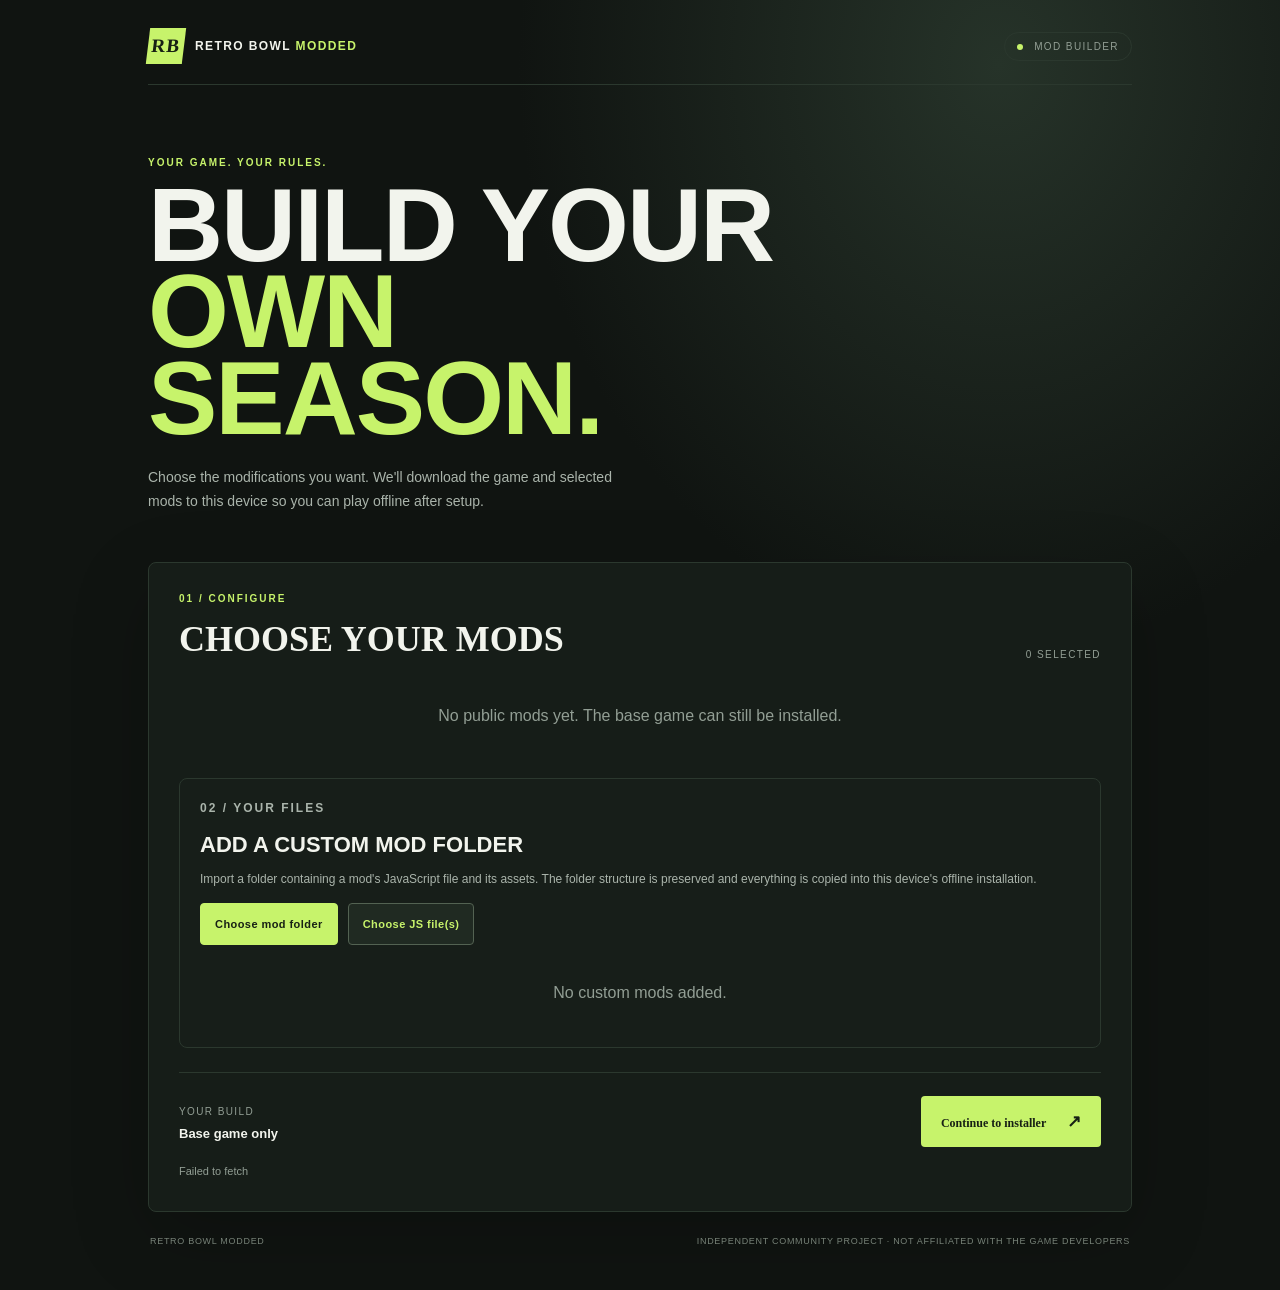
<file: index.html>
<!doctype html>
<html lang="en" class="rb-checking">
<head>
  <meta charset="utf-8">
  <meta name="viewport" content="width=device-width,initial-scale=1,viewport-fit=cover">
  <meta name="theme-color" content="#101411">
  <meta name="description" content="Build a personal offline Retro Bowl College mod installation.">
  <link rel="manifest" href="./manifest.webmanifest">
  <link rel="stylesheet" href="./styles.css">
  <title>Retro Bowl Modded</title>
  <style>
    html.rb-checking body{visibility:hidden}
    .custom-upload{margin-top:28px;padding:20px;background:#171e19;border:1px solid #2b382e;border-radius:8px}
    .custom-upload h3{margin:0 0 8px;font:700 22px 'Barlow Condensed',sans-serif;text-transform:uppercase}
    .custom-upload p{color:#aab4ab;font-size:12px;line-height:1.6}
    .upload-actions{display:flex;flex-wrap:wrap;gap:10px;margin:14px 0}
    .upload-button{display:inline-flex;align-items:center;justify-content:center;min-height:42px;padding:10px 14px;border:1px solid #536252;border-radius:4px;background:#202a22;color:#c7f36b;font-size:11px;font-weight:800;letter-spacing:.04em;cursor:pointer}
    .upload-button.primary{background:#c7f36b;color:#172014;border-color:#c7f36b}
    .custom-mod-list{display:grid;gap:8px;margin-top:14px}
    .custom-mod-item{display:flex;align-items:center;justify-content:space-between;gap:12px;padding:10px 12px;background:#202a22;border-radius:4px;color:#e5ebe4;font-size:12px}
    .custom-mod-item small{display:block;color:#9eaa9f;margin-top:3px}
    .custom-mod-item button{border:1px solid #536252;background:transparent;color:#ffb18e;padding:7px 9px;border-radius:3px;font-size:10px;font-weight:800}
    .hidden-file{display:none}
  </style>
  <script>
  (function(){
    function showBuilder(){document.documentElement.classList.remove("rb-checking");}
    if(new URLSearchParams(location.search).get("menu")==="1"){showBuilder();return;}
    if(!("caches" in window)){showBuilder();return;}
    const markerURL=new URL("./play/installed.json",location.href).href;
    caches.match(markerURL).then(function(marker){
      if(marker){location.replace(new URL("./play/",location.href).href);return;}
      showBuilder();
    }).catch(showBuilder);
  })();
  </script>
</head>
<body>
  <main class="shell">
    <header class="topbar"><a class="brand" href="./"><span class="brand-mark">RB</span><span>RETRO BOWL <b>MODDED</b></span></a><span class="pill"><i></i> MOD BUILDER</span></header>
    <section class="hero"><p class="eyebrow">YOUR GAME. YOUR RULES.</p><h1>Build your<br><em>own season.</em></h1><p class="intro">Choose the modifications you want. We'll download the game and selected mods to this device so you can play offline after setup.</p></section>
    <section class="builder">
      <div class="section-head"><div><p class="eyebrow">01 / CONFIGURE</p><h2>Choose your mods</h2></div><span id="count" class="count">0 SELECTED</span></div>
      <div id="mod-list" class="mod-list"><div class="loading">Loading public mods…</div></div>
      <section class="custom-upload">
        <p class="eyebrow">02 / YOUR FILES</p>
        <h3>Add a custom mod folder</h3>
        <p>Import a folder containing a mod's JavaScript file and its assets. The folder structure is preserved and everything is copied into this device's offline installation.</p>
        <div class="upload-actions">
          <label class="upload-button primary" for="custom-mod-folder">Choose mod folder</label>
          <label class="upload-button" for="custom-mod-files">Choose JS file(s)</label>
        </div>
        <input class="hidden-file" id="custom-mod-folder" type="file" webkitdirectory directory multiple>
        <input class="hidden-file" id="custom-mod-files" type="file" accept=".js,application/javascript" multiple>
        <div id="custom-mod-list" class="custom-mod-list"><span class="loading">No custom mods added.</span></div>
      </section>
      <div class="summary"><div><span class="summary-label">YOUR BUILD</span><strong id="summary">Base game only</strong></div><button id="build" class="build-button">Continue to installer <span>↗</span></button></div>
      <p id="status" class="status" role="status">Public mods are discovered automatically. Custom folders and their assets are stored locally and included in your offline installation.</p>
      <a id="launch-installed" class="build-button" href="./play/" hidden style="margin-top:14px;text-decoration:none">Launch installed game ↗</a>
    </section>
    <footer><span>RETRO BOWL MODDED</span><span>Independent community project · Not affiliated with the game developers</span></footer>
  </main>
  <script src="./app.js"></script>
</body>
</html>
</file>
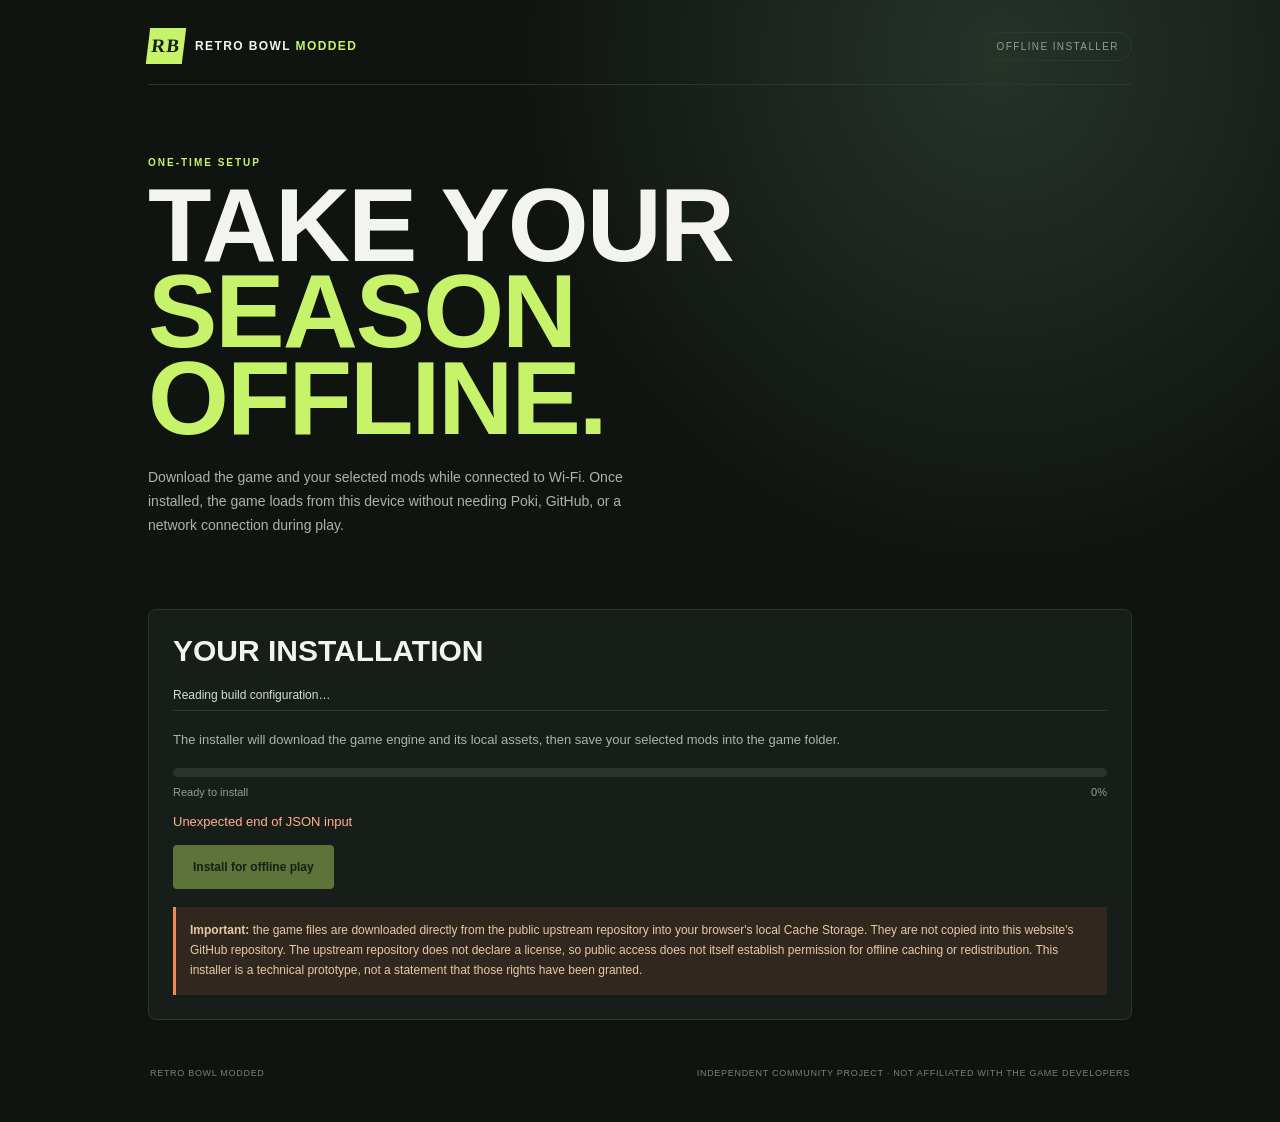
<file: install/index.html>
<!doctype html>
<html lang="en"><head><meta charset="utf-8"><meta name="viewport" content="width=device-width,initial-scale=1"><meta http-equiv="refresh" content="0;url=../install.html"><title>Redirecting — Retro Bowl Modded</title></head>
<body><p>Opening your build summary… <a href="../install.html">Continue</a></p><script>location.replace("../install.html"+location.search+location.hash);</script></body></html>
</file>
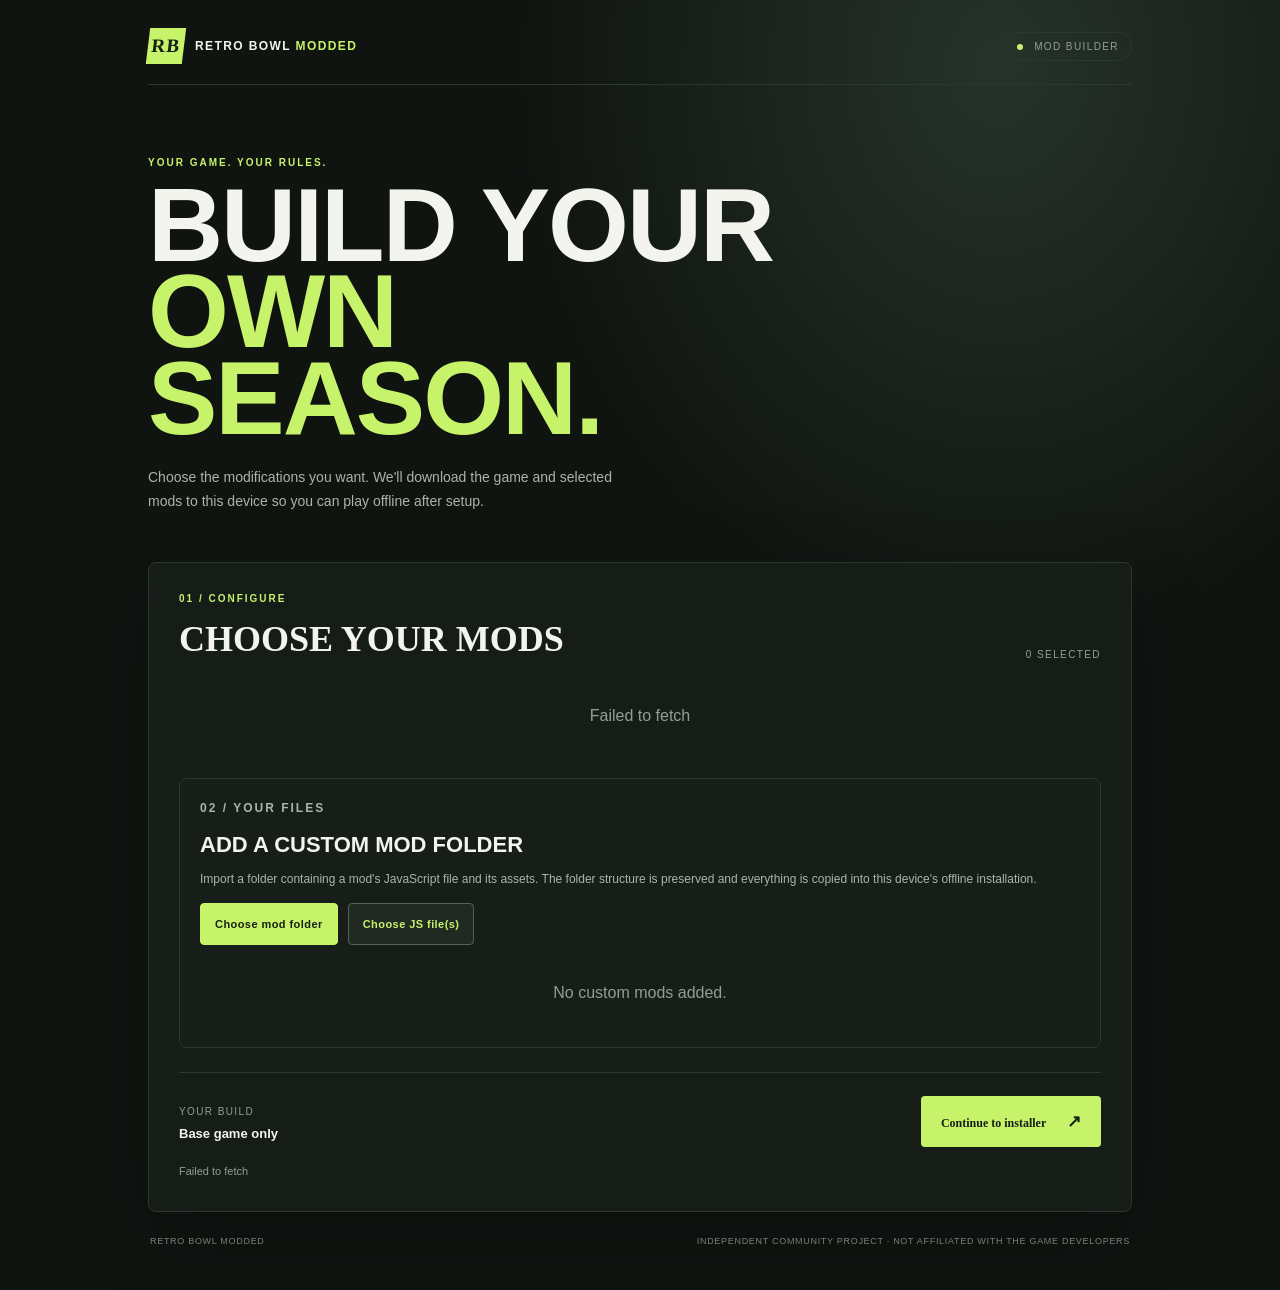
<file: builder.html>
<!doctype html>
<html lang="en">
<head>
  <meta charset="utf-8">
  <meta name="viewport" content="width=device-width,initial-scale=1,viewport-fit=cover">
  <meta name="theme-color" content="#101411">
  <meta name="description" content="Build a personal offline Retro Bowl College mod installation.">
  <link rel="manifest" href="./manifest.webmanifest">
  <link rel="stylesheet" href="./styles.css">
  <title>Retro Bowl Modded</title>
  <style>
    .custom-upload{margin-top:28px;padding:20px;background:#171e19;border:1px solid #2b382e;border-radius:8px}
    .custom-upload h3{margin:0 0 8px;font:700 22px 'Barlow Condensed',sans-serif;text-transform:uppercase}
    .custom-upload p{color:#aab4ab;font-size:12px;line-height:1.6}
    .upload-actions{display:flex;flex-wrap:wrap;gap:10px;margin:14px 0}
    .upload-button{display:inline-flex;align-items:center;justify-content:center;min-height:42px;padding:10px 14px;border:1px solid #536252;border-radius:4px;background:#202a22;color:#c7f36b;font-size:11px;font-weight:800;letter-spacing:.04em;cursor:pointer}
    .upload-button.primary{background:#c7f36b;color:#172014;border-color:#c7f36b}
    .custom-mod-list{display:grid;gap:8px;margin-top:14px}
    .custom-mod-item{display:flex;align-items:center;justify-content:space-between;gap:12px;padding:10px 12px;background:#202a22;border-radius:4px;color:#e5ebe4;font-size:12px}
    .custom-mod-item small{display:block;color:#9eaa9f;margin-top:3px}
    .custom-mod-item button{border:1px solid #536252;background:transparent;color:#ffb18e;padding:7px 9px;border-radius:3px;font-size:10px;font-weight:800}
    .hidden-file{display:none}
  </style>
</head>
<body>
  <main class="shell">
    <header class="topbar"><a class="brand" href="./"><span class="brand-mark">RB</span><span>RETRO BOWL <b>MODDED</b></span></a><span class="pill"><i></i> MOD BUILDER</span></header>
    <section class="hero"><p class="eyebrow">YOUR GAME. YOUR RULES.</p><h1>Build your<br><em>own season.</em></h1><p class="intro">Choose the modifications you want. We'll download the game and selected mods to this device so you can play offline after setup.</p></section>
    <section class="builder">
      <div class="section-head"><div><p class="eyebrow">01 / CONFIGURE</p><h2>Choose your mods</h2></div><span id="count" class="count">0 SELECTED</span></div>
      <div id="mod-list" class="mod-list"><div class="loading">Loading public mods…</div></div>
      <section class="custom-upload">
        <p class="eyebrow">02 / YOUR FILES</p>
        <h3>Add a custom mod folder</h3>
        <p>Import a folder containing a mod's JavaScript file and its assets. The folder structure is preserved and everything is copied into this device's offline installation.</p>
        <div class="upload-actions">
          <label class="upload-button primary" for="custom-mod-folder">Choose mod folder</label>
          <label class="upload-button" for="custom-mod-files">Choose JS file(s)</label>
        </div>
        <input class="hidden-file" id="custom-mod-folder" type="file" webkitdirectory directory multiple>
        <input class="hidden-file" id="custom-mod-files" type="file" accept=".js,application/javascript,text/javascript" multiple>
        <div id="custom-mod-list" class="custom-mod-list"><span class="loading">No custom mods added.</span></div>
      </section>
      <div class="summary"><div><span class="summary-label">YOUR BUILD</span><strong id="summary">Base game only</strong></div><button id="build" class="build-button">Continue to installer <span>↗</span></button></div>
      <p id="status" class="status" role="status">Public mods are discovered automatically. Custom folders and their assets are stored locally and included in your offline installation.</p>
      <a id="launch-installed" class="build-button" href="./play/" hidden style="margin-top:14px;text-decoration:none">Launch installed game ↗</a>
    </section>
    <footer><span>RETRO BOWL MODDED</span><span>Independent community project · Not affiliated with the game developers</span></footer>
  </main>
  <script src="./app.js"></script>
</body>
</html>
</file>
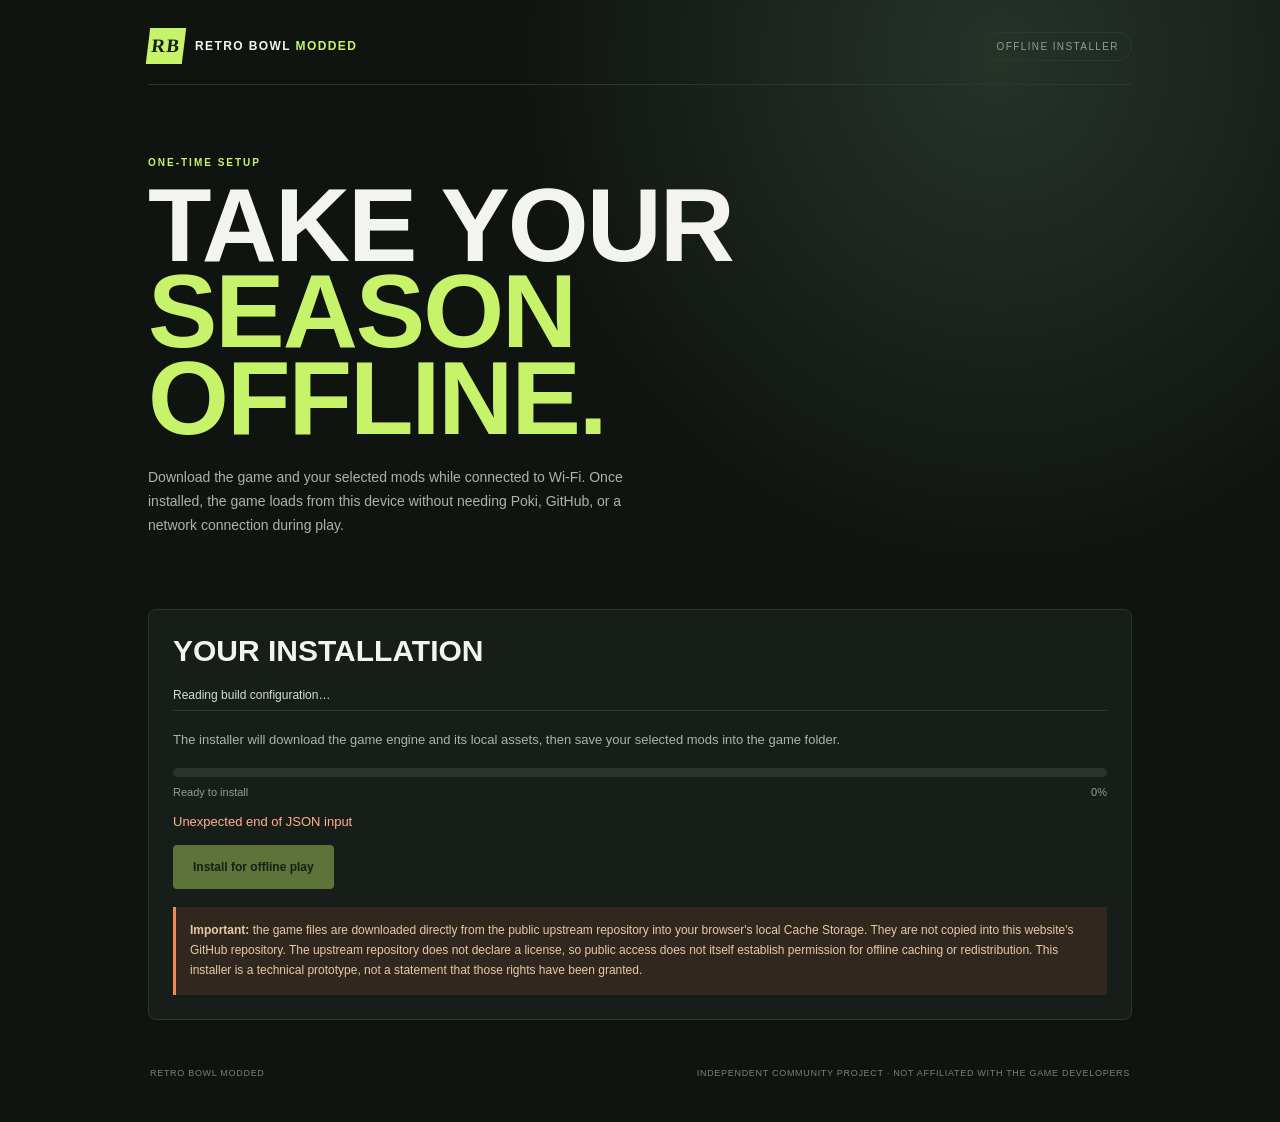
<file: install.html>
<!doctype html>
<html lang="en"><head>
<meta charset="utf-8"><meta name="viewport" content="width=device-width,initial-scale=1,viewport-fit=cover">
<meta name="theme-color" content="#101411"><link rel="stylesheet" href="./styles.css">
<title>Install Retro Bowl College</title>
<style>
.install-panel{background:#171e19;border:1px solid #2b382e;border-radius:8px;padding:24px;margin:24px 0}
.install-panel h2{font:700 30px 'Barlow Condensed',sans-serif;text-transform:uppercase;margin:0 0 12px}
.install-panel p{color:#aab4ab;font-size:13px;line-height:1.65}
.progress-track{height:9px;background:#29332b;border-radius:20px;overflow:hidden;margin:17px 0 9px}
.progress-fill{height:100%;width:0;background:#c7f36b;transition:width .15s}
.progress-meta{display:flex;justify-content:space-between;color:#929e94;font-size:11px}
.action{display:inline-block;border:0;border-radius:4px;padding:15px 20px;background:#c7f36b;color:#172014;font-weight:800;font-size:12px;text-decoration:none;cursor:pointer}
.action:disabled{opacity:.4;cursor:wait}
.secondary{background:transparent;border:1px solid #536252;color:#c7f36b;margin-left:8px}
.warning{padding:14px;background:#30271e;border-left:3px solid #f28a50;color:#e8c9a7;font-size:12px;line-height:1.65;margin-top:18px}
.file-list{list-style:none;padding:0;margin:10px 0 18px;max-height:170px;overflow:auto}
.file-list li{padding:8px 0;border-bottom:1px solid #2b382e;color:#d5ded5;font-size:12px}
.error{color:#ffb18e!important}.ok{color:#c7f36b!important}#launch[hidden]{display:none}
@media(max-width:600px){.install-panel{padding:18px}.secondary{margin:10px 0 0}}
</style></head>
<body><main class="shell">
<header class="topbar"><a class="brand" href="./"><span class="brand-mark">RB</span><span>RETRO BOWL <b>MODDED</b></span></a><span class="pill">OFFLINE INSTALLER</span></header>
<section class="hero"><p class="eyebrow">ONE-TIME SETUP</p><h1>Take your<br><em>season offline.</em></h1><p class="intro">Download the game and your selected mods while connected to Wi-Fi. Once installed, the game loads from this device without needing Poki, GitHub, or a network connection during play.</p></section>
<section class="install-panel">
<h2>Your installation</h2><ul class="file-list" id="selected-mods"><li>Reading build configuration…</li></ul>
<p id="install-note">The installer will download the game engine and its local assets, then save your selected mods into the game folder.</p>
<div class="progress-track"><div class="progress-fill" id="progress-fill"></div></div>
<div class="progress-meta"><span id="progress-label">Ready to install</span><span id="progress-percent">0%</span></div>
<p id="status" role="status">Connect to Wi-Fi before starting. Keep this page open until installation finishes.</p>
<button class="action" id="install">Install for offline play</button>
<a class="action secondary" id="launch" href="./play/" hidden>Launch game</a>
<div class="warning"><strong>Important:</strong> the game files are downloaded directly from the public upstream repository into your browser's local Cache Storage. They are not copied into this website's GitHub repository. The upstream repository does not declare a license, so public access does not itself establish permission for offline caching or redistribution. This installer is a technical prototype, not a statement that those rights have been granted.</div>
</section>
<footer><span>RETRO BOWL MODDED</span><span>Independent community project · Not affiliated with the game developers</span></footer>
</main>
<script>
"use strict";
const GAME_MANIFEST="./game-manifest.json";
const UPSTREAM_RAW="https://raw.githubusercontent.com/ReznorsRevenge1/retro-bowl-college/d5e211826acf4b15d537a1cd84b663ab66714254/";
const MOD_TREE_API="https://api.github.com/repos/CraftyRobott/Retro-Bowl-Modded/git/trees/main?recursive=1";
const MOD_RAW="https://raw.githubusercontent.com/CraftyRobott/Retro-Bowl-Modded/main/";
const $=id=>document.getElementById(id);
const btn=$("install"),status=$("status"),bar=$("progress-fill"),label=$("progress-label"),percent=$("progress-percent");
let config;
function decodeBuild(){
 const raw=location.hash.slice(1).replace(/-/g,"+").replace(/_/g,"/");
 const padded=raw+"=".repeat((4-raw.length%4)%4);
 const value=JSON.parse(decodeURIComponent(escape(atob(padded))));
 if(![3,4,5].includes(value.schema)||value.game!=="retro-bowl-college"||!Array.isArray(value.mods))throw Error("This build link is invalid or outdated. Return to the mod selector and create a new build.");
 return value;
}
function setProgress(done,total,text){
 const pct=total?Math.min(100,Math.round(done/total*100)):0;
 bar.style.width=pct+"%";percent.textContent=pct+"%";label.textContent=text;
}
async function waitForServiceWorker(){
 if(!("serviceWorker" in navigator)||!("caches" in window))throw Error("This browser does not support offline installation. Open this site in Safari or a supported browser.");
 const reg=await navigator.serviceWorker.register("./sw.js");
 await navigator.serviceWorker.ready;
 if(!navigator.serviceWorker.controller){
  await new Promise((resolve,reject)=>{const timer=setTimeout(()=>reject(Error("The offline worker is still starting. Reload this page once, then start the install again.")),8000);navigator.serviceWorker.addEventListener("controllerchange",()=>{clearTimeout(timer);resolve();},{once:true});});
 }
 return reg;
}
async function getModFiles(){
 const response=await fetch(MOD_TREE_API,{headers:{"Accept":"application/vnd.github+json"}});
 if(!response.ok)throw Error("Unable to read your public mods repository (HTTP "+response.status+").");
 const tree=await response.json();
 if(tree.truncated)throw Error("The mods repository tree is too large to process.");
 const all=tree.tree.filter(x=>x.type==="blob"&&x.path.startsWith("mods/")&&!x.path.toLowerCase().endsWith(".md"));
 const js=all.filter(x=>x.path.toLowerCase().endsWith(".js"));
 const chosen=config.mods.map(id=>js.find(file=>file.path.slice(5)===id)).filter(Boolean);
 if(chosen.length!==config.mods.length)throw Error("One or more selected mods are no longer in the public repository. Rebuild your selection.");
 const support=all.filter(x=>!x.path.toLowerCase().endsWith(".js"));
 return [...chosen,...support];
}
function openCustomDB(){return new Promise((resolve,reject)=>{const request=indexedDB.open("rb-modded-custom-mods",1);request.onupgradeneeded=()=>request.result.createObjectStore("mods",{keyPath:"id"});request.onsuccess=()=>resolve(request.result);request.onerror=()=>reject(request.error);});}
function cleanCustomPath(path){
 let value=String(path||"").split(String.fromCharCode(92)).join("/");
 while(value.charAt(0)==="/")value=value.slice(1);
 const parts=value.split("/").filter(Boolean);
 if(!parts.length||parts.some(part=>part==="."||part===".."||part.includes(":")))return "";
 return parts.join("/");
}
async function getCustomMods(){
 const entries=Array.isArray(config.customMods)?config.customMods:[];
 if(!entries.length)return [];
 const db=await openCustomDB();
 return new Promise((resolve,reject)=>{
  const tx=db.transaction("mods","readonly"),store=tx.objectStore("mods"),output=[];
  let remaining=entries.length,failed=false;
  function fail(error){if(failed)return;failed=true;db.close();reject(error);}
  for(const entry of entries){
   const request=store.get(entry.id);
   request.onsuccess=()=>{
    if(failed)return;
    const record=request.result;
    if(!record){fail(Error("Custom mod "+entry.name+" is missing from this browser. Return to the builder and upload its folder again."));return;}
    let files=Array.isArray(record.files)?record.files:[];
    if(!files.length&&typeof record.source==="string")files=[{path:record.name||entry.name,blob:new Blob([record.source],{type:"application/javascript"})}];
    files=files.map(file=>({path:cleanCustomPath(file.path),blob:file.blob||file.file})).filter(file=>file.path&&file.blob);
    const jsPaths=files.filter(file=>file.path.toLowerCase().endsWith(".js")).map(file=>file.path);
    if(!jsPaths.length){fail(Error("Custom mod "+entry.name+" has no JavaScript file. Reimport its folder."));return;}
    output.push({id:entry.id,name:entry.name,files,jsPaths});
    if(--remaining===0){db.close();resolve(output);}
   };
   request.onerror=()=>fail(request.error||Error("Could not read custom mod "+entry.name+"."));
  }
 });
}
function localUrl(path){return new URL("play/"+path,location.href).href;}
async function downloadToCache(cache,remote,local,size,onProgress){
 const response=await fetch(remote,{cache:"no-store"});
 if(!response.ok)throw Error("Download failed for "+remote.split("/").pop()+" (HTTP "+response.status+").");
 // GitHub's raw file host may label JavaScript as text/plain. Safari can reject
 // that response when used by a script element, even though direct navigation works.
 // Store game assets with MIME types matching their local file extensions.
 const headers=new Headers(response.headers);
 const extension=local.split("?")[0].split(".").pop().toLowerCase();
 const mime={
  js:"application/javascript; charset=utf-8",
  json:"application/json; charset=utf-8",
  txt:"text/plain; charset=utf-8",
  ini:"text/plain; charset=utf-8",
  csv:"text/csv; charset=utf-8",
  xml:"application/xml; charset=utf-8",
  png:"image/png",
  ogg:"audio/ogg"
 }[extension];
 if(mime)headers.set("Content-Type",mime);
 const normalized=new Response(response.body,{status:response.status,statusText:response.statusText,headers});
 await cache.put(local,normalized);
 onProgress(size||Number(response.headers.get("content-length"))||0);
}
async function runInstall(){
 btn.disabled=true;status.classList.remove("error","ok");$("launch").hidden=true;
 let cacheName="rb-game-install-"+Date.now();
 try{
  status.textContent="Preparing local storage and offline support…";
  await waitForServiceWorker();
  if(navigator.storage&&navigator.storage.persist)await navigator.storage.persist().catch(()=>false);
  const game=await fetch(GAME_MANIFEST).then(r=>{if(!r.ok)throw Error("Could not load the game asset manifest.");return r.json();});
  const modFiles=await getModFiles();
  const customFiles=await getCustomMods();
  const customAssetCount=customFiles.reduce((n,mod)=>n+mod.files.length,0);
  const totalFiles=game.files.length+modFiles.length+customAssetCount;
  const totalBytes=game.totalBytes+modFiles.reduce((n,f)=>n+(f.size||0),0)+customFiles.reduce((n,mod)=>n+mod.files.reduce((sum,file)=>sum+(file.blob.size||0),0),0);
  const cache=await caches.open(cacheName);
  let done=0,completed=0;
  $("install-note").textContent="Downloading "+totalFiles+" files ("+(totalBytes/1048576).toFixed(1)+" MB estimated). Keep this page open and stay on Wi-Fi.";
  function mimeFor(path){
   const ext=path.split(".").pop().toLowerCase();
   return ({js:"application/javascript; charset=utf-8",mjs:"application/javascript; charset=utf-8",json:"application/json; charset=utf-8",png:"image/png",jpg:"image/jpeg",jpeg:"image/jpeg",webp:"image/webp",gif:"image/gif",svg:"image/svg+xml",ogg:"audio/ogg",mp3:"audio/mpeg",wav:"audio/wav",mp4:"video/mp4",webm:"video/webm",txt:"text/plain; charset=utf-8",xml:"application/xml; charset=utf-8",css:"text/css; charset=utf-8",woff:"font/woff",woff2:"font/woff2"})[ext]||"application/octet-stream";
  }
  const jobs=[
   ...game.files.map(file=>({remote:UPSTREAM_RAW+file.path,local:localUrl(file.path),size:file.size})),
   ...modFiles.map(file=>({remote:MOD_RAW+file.path,local:localUrl("engine/mods/"+file.path.slice(5)),size:file.size})),
   ...customFiles.flatMap(mod=>mod.files.map(file=>({
    custom:true,blob:file.blob,path:file.path,
    local:localUrl("engine/mods/custom/"+mod.id+"/"+file.path),
    size:file.blob.size||0
   })))
  ];
  let cursor=0;let failure=null;
  async function worker(){
   while(!failure){
    const index=cursor++;if(index>=jobs.length)return;
    const job=jobs[index];
    try{
     if(job.custom){
      await cache.put(job.local,new Response(job.blob,{headers:{"Content-Type":mimeFor(job.path)}}));
      done+=job.size;completed++;
      setProgress(done,totalBytes,"Saving custom asset "+completed+" of "+totalFiles+" files");
     }else await downloadToCache(cache,job.remote,job.local,job.size,bytes=>{done+=bytes;completed++;setProgress(done,totalBytes,"Downloading "+completed+" of "+totalFiles+" files");});
    }catch(error){failure=error;return;}
   }
  }
  await Promise.all(Array.from({length:4},worker));
  if(failure)throw failure;
  const customEntrypoints=customFiles.flatMap(mod=>mod.jsPaths.map(path=>"custom/"+mod.id+"/"+path));
  const selected={schema:2,mods:[...config.mods,...customEntrypoints]};
  await cache.put(localUrl("engine/mods/selected.json"),new Response(JSON.stringify(selected),{headers:{"Content-Type":"application/json"}}));
  const marker={schema:1,cacheName,installedAt:new Date().toISOString(),upstream:"ReznorsRevenge1/retro-bowl-college",upstreamRef:"d5e211826acf4b15d537a1cd84b663ab66714254",mods:selected.mods};
  await cache.put(localUrl("installed.json"),new Response(JSON.stringify(marker),{headers:{"Content-Type":"application/json"}}));
  const oldCaches=(await caches.keys()).filter(name=>name.startsWith("rb-game-install-")&&name!==cacheName);
  await Promise.all(oldCaches.map(name=>caches.delete(name)));
  setProgress(totalBytes,totalBytes,"Installation complete");
  status.textContent="Installed successfully. The game files and selected mods are now stored locally.";
  status.classList.add("ok");btn.textContent="Installed";$("launch").hidden=false;
 }catch(error){
  await caches.delete(cacheName).catch(()=>{});
  status.textContent=error.message;status.classList.add("error");
  label.textContent="Installation stopped";btn.disabled=false;
 }
}
try{
 config=decodeBuild();
 const selectedNames=config.mods.concat((config.customMods||[]).map(file=>"Custom folder: "+file.name));
 $("selected-mods").innerHTML=selectedNames.length?selectedNames.map(id=>"<li>"+id.replace(/&/g,"&amp;").replace(/</g,"&lt;").replace(/>/g,"&gt;")+"</li>").join(""):"<li>Base game only — no mods selected</li>";
 btn.addEventListener("click",runInstall);
 if("caches" in window)caches.match(new URL("play/installed.json",location.href).href).then(r=>{if(r){$("launch").hidden=false;status.textContent="An offline installation is already present. Installing again will replace it.";}}).catch(()=>{});
}catch(error){status.textContent=error.message;status.classList.add("error");btn.disabled=true;}
</script></body></html>
</file>
<file: styles.css>
/* System fonts only: the installed app must not depend on remote font requests. */
:root{color-scheme:dark;--bg:#101411;--panel:#171e19;--line:#2b382e;--muted:#929e94;--text:#f2f4ed;--lime:#c7f36b;--orange:#f28a50}
*{box-sizing:border-box}body{margin:0;background:radial-gradient(ellipse at 78% 5%,#263329 0,transparent 34%),var(--bg);color:var(--text);font-family:'DM Sans',sans-serif;min-height:100vh}.shell{max-width:1040px;margin:auto;padding:28px 28px 20px}.topbar{display:flex;align-items:center;justify-content:space-between;border-bottom:1px solid var(--line);padding-bottom:20px}.brand{display:flex;gap:11px;align-items:center;text-decoration:none;color:var(--text);font-size:12px;font-weight:700;letter-spacing:1.4px}.brand b{color:var(--lime)}.brand-mark{display:grid;place-items:center;width:36px;height:36px;background:var(--lime);color:#172014;font-family:'Barlow Condensed';font-weight:900;font-size:19px;transform:skew(-7deg)}.pill{font-size:10px;letter-spacing:1.4px;color:var(--muted);border:1px solid var(--line);border-radius:30px;padding:8px 12px}.pill i{display:inline-block;width:6px;height:6px;border-radius:50%;background:var(--lime);margin-right:7px}.hero{padding:72px 0 48px;max-width:660px}.eyebrow{color:var(--lime);font-size:10px;font-weight:700;letter-spacing:2px;margin:0 0 14px}.hero h1{font-family:'Barlow Condensed',sans-serif;font-size:clamp(64px,10vw,104px);line-height:.83;letter-spacing:-2px;text-transform:uppercase;margin:0}.hero h1 em{font-style:normal;color:var(--lime)}.intro{color:#aab4ab;line-height:1.7;max-width:480px;font-size:14px;margin:25px 0 0}.builder{background:rgba(23,30,25,.94);border:1px solid var(--line);padding:30px;border-radius:8px;box-shadow:0 25px 80px #0003}.section-head{display:flex;justify-content:space-between;align-items:end;margin-bottom:22px}.section-head h2{font:700 36px 'Barlow Condensed';text-transform:uppercase;margin:0}.count,.summary-label{font-size:10px;letter-spacing:1.4px;color:var(--muted)}.mod-list{display:grid;gap:10px}.mod-card{display:flex;align-items:center;gap:16px;padding:18px;border:1px solid var(--line);border-radius:5px;background:#121813;cursor:pointer;transition:border-color .15s,background .15s}.mod-card:hover{border-color:#718b5b}.mod-card.selected{border-color:var(--lime);background:#1d281b}.mod-icon{width:42px;height:42px;flex:none;display:grid;place-items:center;background:#263329;color:var(--lime);font:700 20px 'Barlow Condensed'}.mod-info{flex:1}.mod-info h3{font-size:14px;margin:0 0 5px}.mod-info p{font-size:12px;color:var(--muted);margin:0;line-height:1.5}.mod-tag{font-size:9px;letter-spacing:1px;color:#b8c5b9;border:1px solid var(--line);padding:5px 7px;text-transform:uppercase}.toggle{width:20px;height:20px;border:1px solid #647064;border-radius:3px;display:grid;place-items:center;color:#182014;font-size:14px}.selected .toggle{background:var(--lime);border-color:var(--lime)}.loading{color:var(--muted);padding:25px;text-align:center}.summary{display:flex;justify-content:space-between;align-items:center;border-top:1px solid var(--line);margin-top:24px;padding-top:23px;gap:20px}.summary strong{display:block;font-size:13px;margin-top:7px}.build-button{background:var(--lime);color:#172014;border:0;border-radius:4px;padding:15px 20px;font:700 12px 'DM Sans';cursor:pointer}.build-button span{font-size:17px;margin-left:18px}.build-button:disabled{opacity:.35;cursor:not-allowed}.status{font-size:11px;color:var(--muted);margin:16px 0 0;line-height:1.6}footer{display:flex;justify-content:space-between;gap:15px;padding:24px 2px;color:#778278;font-size:9px;letter-spacing:.7px;text-transform:uppercase} @media(max-width:600px){.shell{padding:18px 15px}.hero{padding:55px 0 35px}.builder{padding:19px}.section-head h2{font-size:30px}.mod-card{padding:13px;gap:11px}.mod-tag{display:none}.summary{align-items:stretch;flex-direction:column}.build-button{width:100%}footer{flex-direction:column}}
\n#launch-installed[hidden]{display:none}\n
</file>
